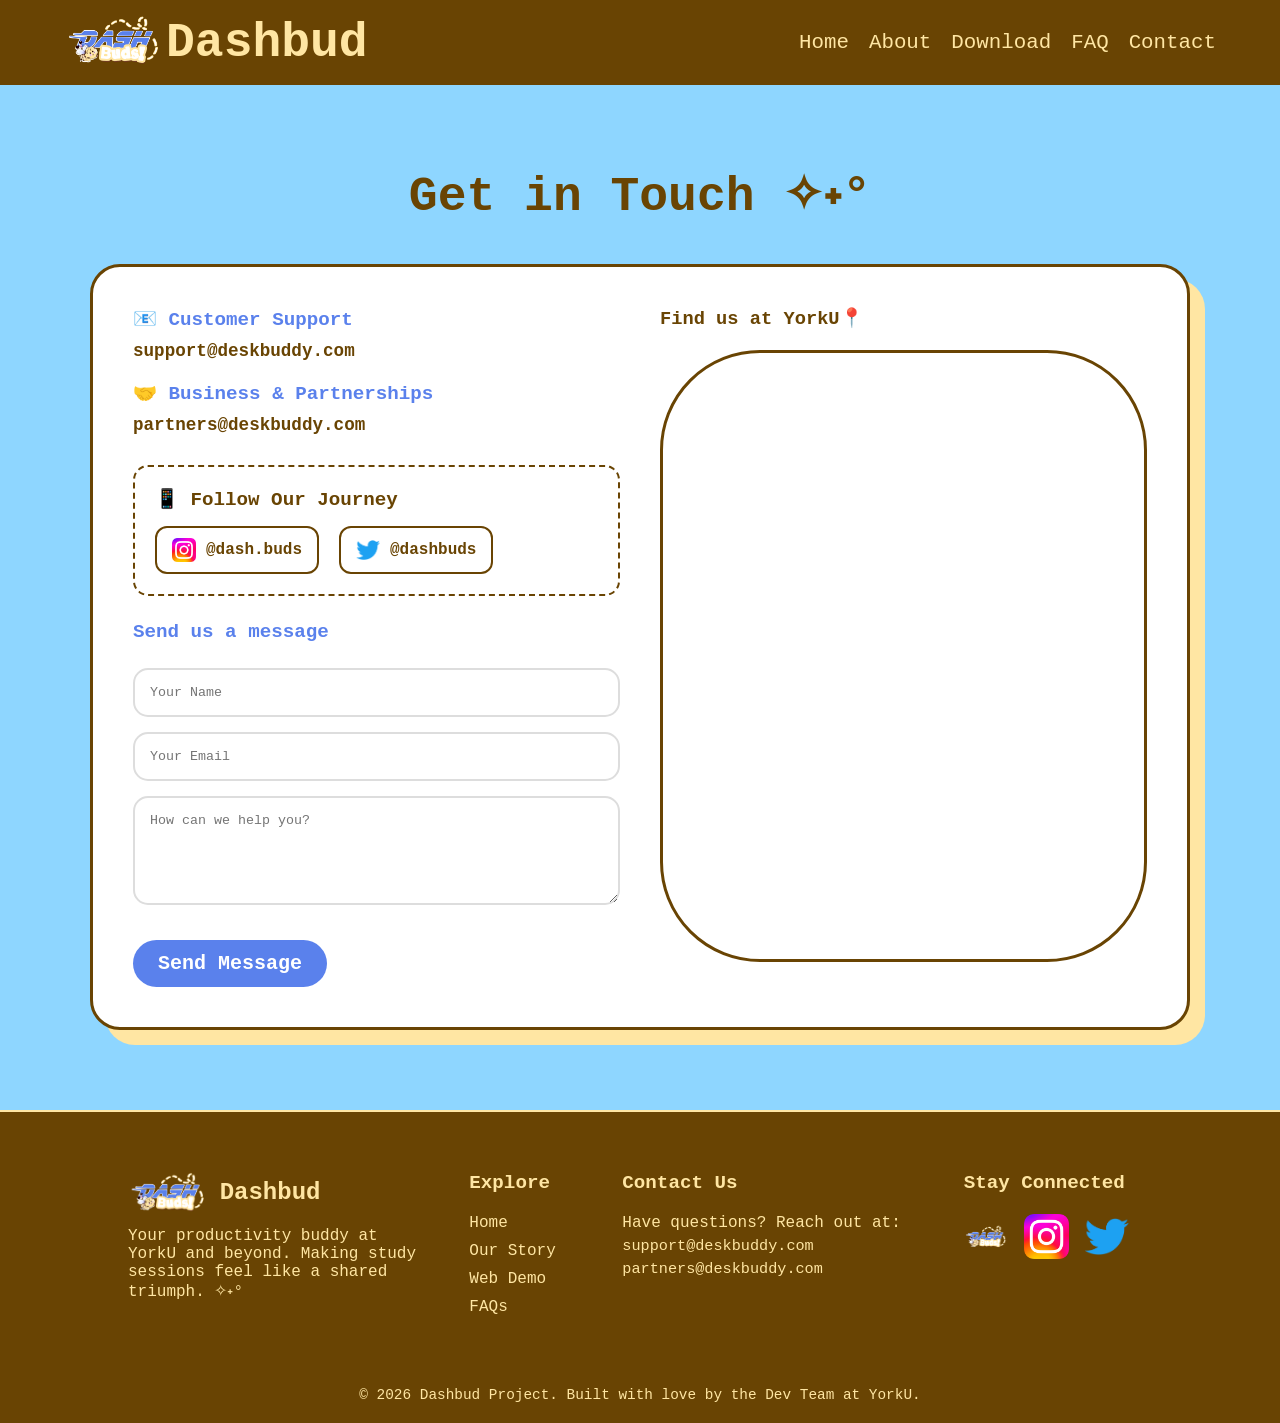
<file: contact.html>
<!DOCTYPE html>
<html lang="en">
<head>
    <meta charset="UTF-8">
    <meta name="viewport" content="width=device-width, initial-scale=1.0">
    <title>Contact Us - Dashbud</title>
    <link rel="stylesheet" href="style.css">
</head>
<body style="background-color: #8ed6ff;"> <div id="header"></div> <section class="contact-section">
        <div class="contact-container">
            <h2 class="contact-title">Get in Touch ✧˖°</h2>
            
            <div class="contact-wrapper">
                <div class="contact-info">
            <div class="email-box">
                <div class="email-item">
                    <h3>📧 Customer Support</h3>
                    <a href="mailto:support@deskbuddy.com">support@deskbuddy.com</a>
                </div>
                <div class="email-item">
                    <h3>🤝 Business & Partnerships</h3>
                    <a href="mailto:partners@deskbuddy.com">partners@deskbuddy.com</a>
                </div>
            </div>

            <div class="social-links-contact">
                <h3>📱 Follow Our Journey</h3>
                <div class="social-icon-wrapper">
                    <a href="https://instagram.com/dash.buds" class="social-item">
                        <img src="assets/ig.jpg" alt="Instagram">
                        <span>@dash.buds</span>
                    </a>
                    <a href="https://twitter.com/dashbuds" class="social-item">
                        <img src="assets/twitter.png" alt="Twitter">
                        <span>@dashbuds</span>
                    </a>
                </div>
            </div>

            <form class="contact-form">
                <h3>Send us a message</h3>
                <input type="text" placeholder="Your Name" required>
                <input type="email" placeholder="Your Email" required>
                <textarea placeholder="How can we help you?" rows="5" required></textarea>
                <button type="submit" class="cta-btn">Send Message</button>
            </form>
        </div>

                <div class="contact-map">
                    <h3>Find us at YorkU📍</h3>
                    <div class="map-frame">
                        <iframe 
                            src="https://www.google.com/maps/embed?pb=!1m18!1m12!1m3!1d2880.0526806542616!2d-79.5044436845!3d43.77345347911736!2m3!1f0!2f0!3f0!3m2!1i1024!2i768!4f13.1!3m3!1m2!1s0x882b2fb822538183%3A0xc3940e4f346b0e8c!2sYork%20University!5e0!3m2!1sen!2sca!4v1700000000000!5m2!1sen!2sca" 
                            width="100%" 
                            height="75%" 
                            style="border:0;" 
                            allowfullscreen="" 
                            loading="lazy">
                        </iframe>
                    </div>
                </div>
            </div>
        </div>
    </section>
    <div id="footer"></div> <script src="include.js"></script>
    <script src="script.js"></script>
    <script src="include.js"></script>
</body>
</html>
</file>
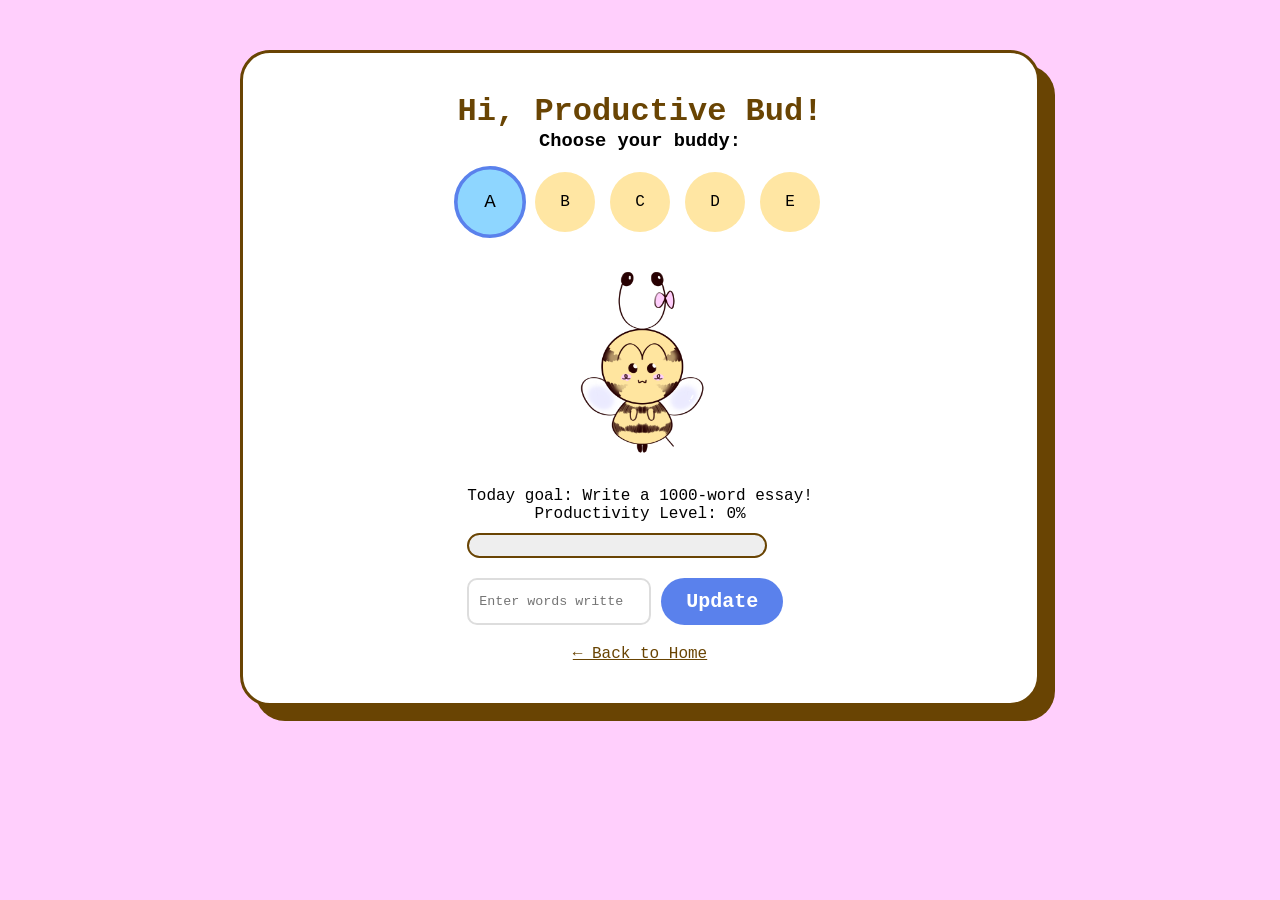
<file: dashboard.html>
<!DOCTYPE html>
<html lang="en">
<head>
    <meta charset="UTF-8">
    <meta name="viewport" content="width=device-width, initial-scale=1.0">
    <title>Demo Dashboard - Dashbud</title>
    <link rel="stylesheet" href="style.css">
</head>
<body style="background: #ffcffc;"> <div class="dashboard-container">
        <h1 class="section-title">Hi, Productive Bud!</h1>

        <div class="char-picker">
            <h3>Choose your buddy:</h3>
            <div class="char-options">
                <div class="char-item active" onclick="selectChar(this, 'assets/BeeSprite.png')"><span>A</span></div>
                <div class="char-item" onclick="selectChar(this, 'assets/BearSprite.png')"><span>B</span></div>
                <div class="char-item" onclick="selectChar(this, 'assets/CatSprite1.png')"><span>C</span></div>
                <div class="char-item" onclick="selectChar(this, 'assets/BunnySprite.png')"><span>D</span></div>
                <div class="char-item" onclick="selectChar(this, 'assets/CatSprite2.png')"><span>E</span></div>
            </div>
        </div>

        <div class="main-display">
            <div class="current-pet">
                <img id="mainPet" src="assets/BeeSprite.png" alt="Your Pet">
            </div>

            <div class="stats-box">
                <p>Today goal: Write a 1000-word essay!</p>
                <p>Productivity Level: <span id="percentText">0%</span></p>
                <div class="progress-container">
                    <div id="myBar" class="progress-bar"></div>
                </div>
                
                
                <div class="input-group">
                    <input type="number" id="wordCount" placeholder="Enter words written today...">
                    <button onclick="updateProgress()" class="cta-btn" style="margin-top:0">Update</button>
                </div>
            </div>
        </div>
        
        <a href="index.html" style="color: #694403; display: block; margin-top: 20px;">← Back to Home</a>
    </div>

    <script src="script.js"></script>
</body>
</html>
</file>
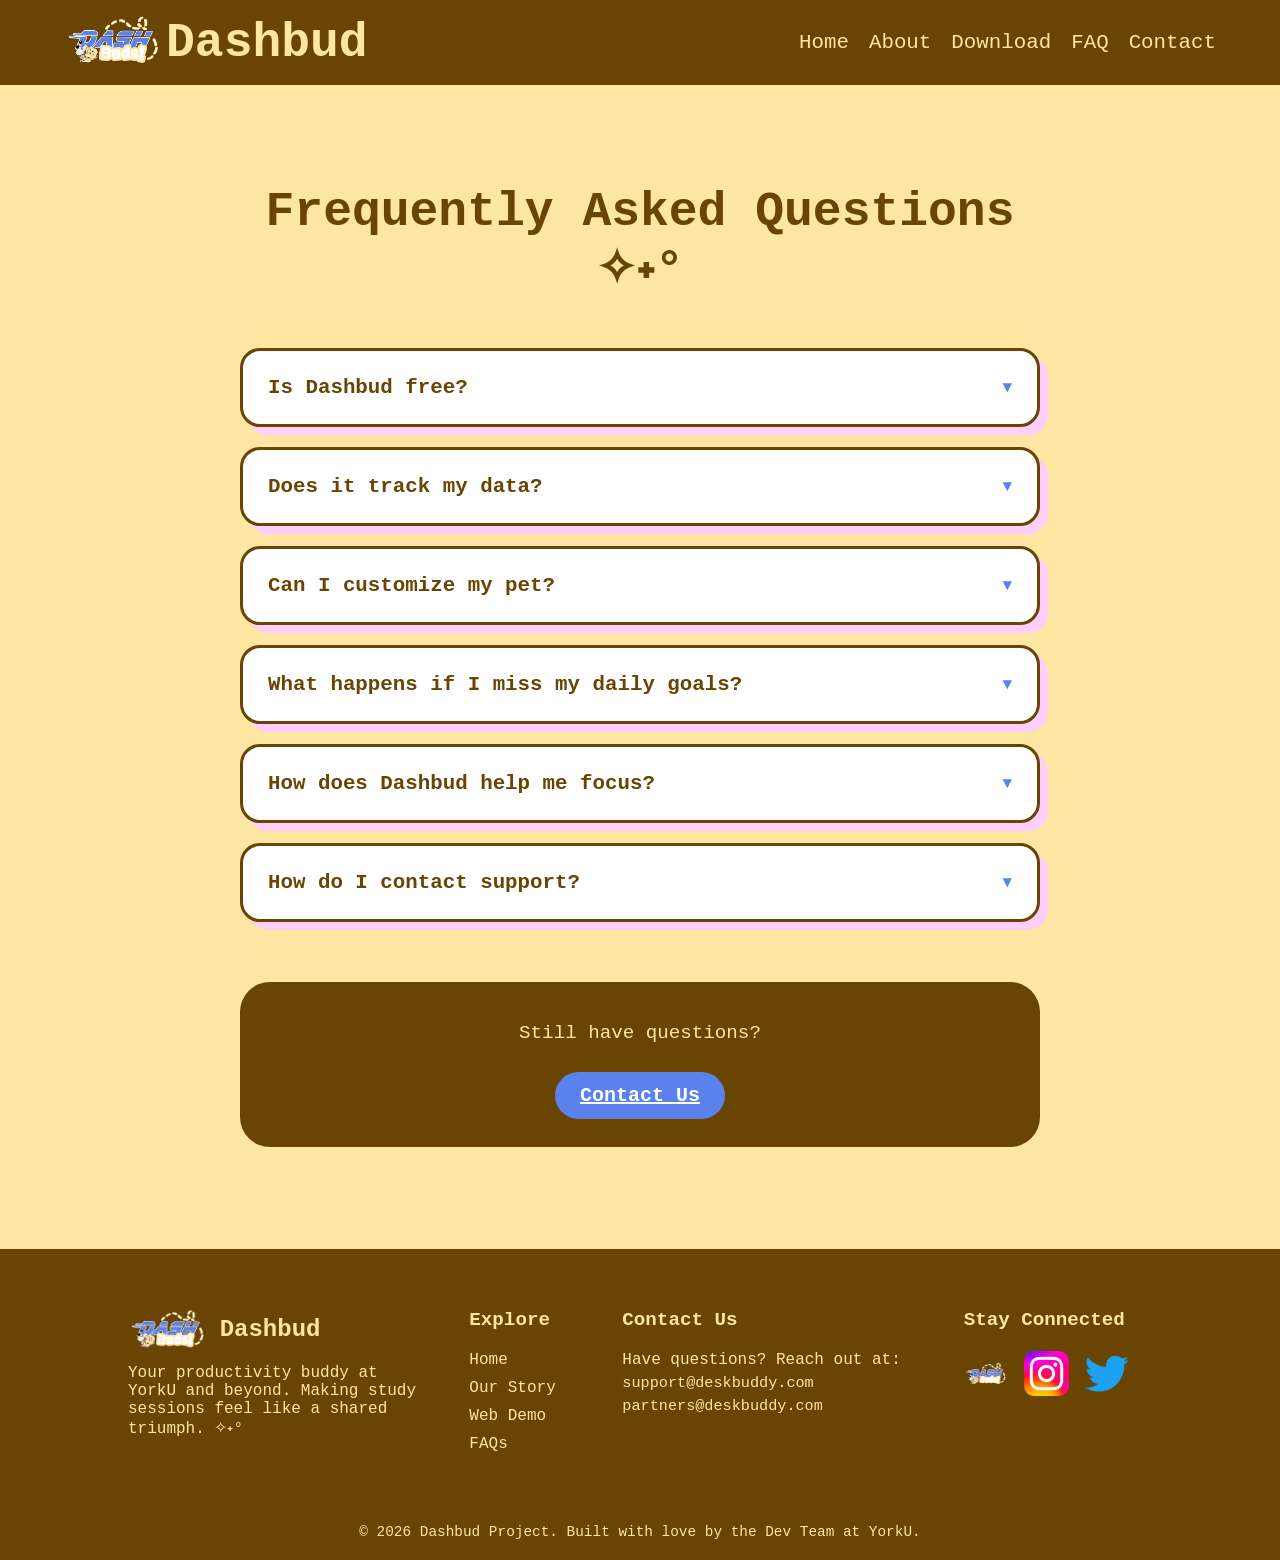
<file: faq.html>
<!DOCTYPE html>
<html lang="en">
<head>
    <meta charset="UTF-8">
    <meta name="viewport" content="width=device-width, initial-scale=1.0">
    <title>FAQ - Dashbud</title>
    <link rel="stylesheet" href="style.css">
</head>
<body style="background-color: #ffe6a3;"> <div id="header"></div> <section class="faq-section">
        <div class="faq-container">
            <h2 class="faq-title">Frequently Asked Questions ✧˖°</h2>
            
            <div class="faq-list">
                <details class="faq-item">
                    <summary>Is Dashbud free?</summary>
                    <div class="faq-answer">
                        <p>Yes! Basic features are free, with optional premium upgrades to unlock even more exclusive items and activities for your pet.</p>
                    </div>
                </details>

                <details class="faq-item">
                    <summary>Does it track my data?</summary>
                    <div class="faq-answer">
                        <p>We only track productivity data (like word counts or focus time) to improve your experience and help your pet grow. Your privacy is our priority!</p>
                    </div>
                </details>

                <details class="faq-item">
                    <summary>Can I customize my pet?</summary>
                    <div class="faq-answer">
                        <p>Absolutely! As you complete goals, you'll unlock different outfits, colors, and accessories to make your buddy truly unique.</p>
                    </div>
                </details>
                <details class="faq-item">
                    <summary>What happens if I miss my daily goals?</summary>
                    <div class="faq-answer">
                        <p>Don't worry, your pet won't disappear! However, their energy might drop, and you might miss out on daily streak rewards. Just complete a quick task to cheer them up again.</p>
                    </div>
                </details>
                <details class="faq-item">
                    <summary>How does Dashbud help me focus?</summary>
                    <div class="faq-answer">
                        <p>Dashbud uses a "focus timer" and task tracking. Your pet reacts to your activity: when you're working, your pet stays active and happy, but if you get distracted, your pet might get sleepy or nudges you to get back on track!</p>
                    </div>
                </details>

                <details class="faq-item">
                    <summary>How do I contact support?</summary>
                    <div class="faq-answer">
                        <p>You can reach out to us through the Contact page or connect with us on Instagram and Twitter for updates and quick help!</p>
                    </div>
                </details>

                
            </div>

            <div class="faq-footer">
                <p>Still have questions?</p>
                <a href="contact.html" class="cta-btn">Contact Us</a>
            </div>
        </div>
    </section>
    <div id="footer"></div> <script src="include.js"></script>
    <script src="script.js"></script>
    <script src="include.js"></script>
</body>
</html>
</file>
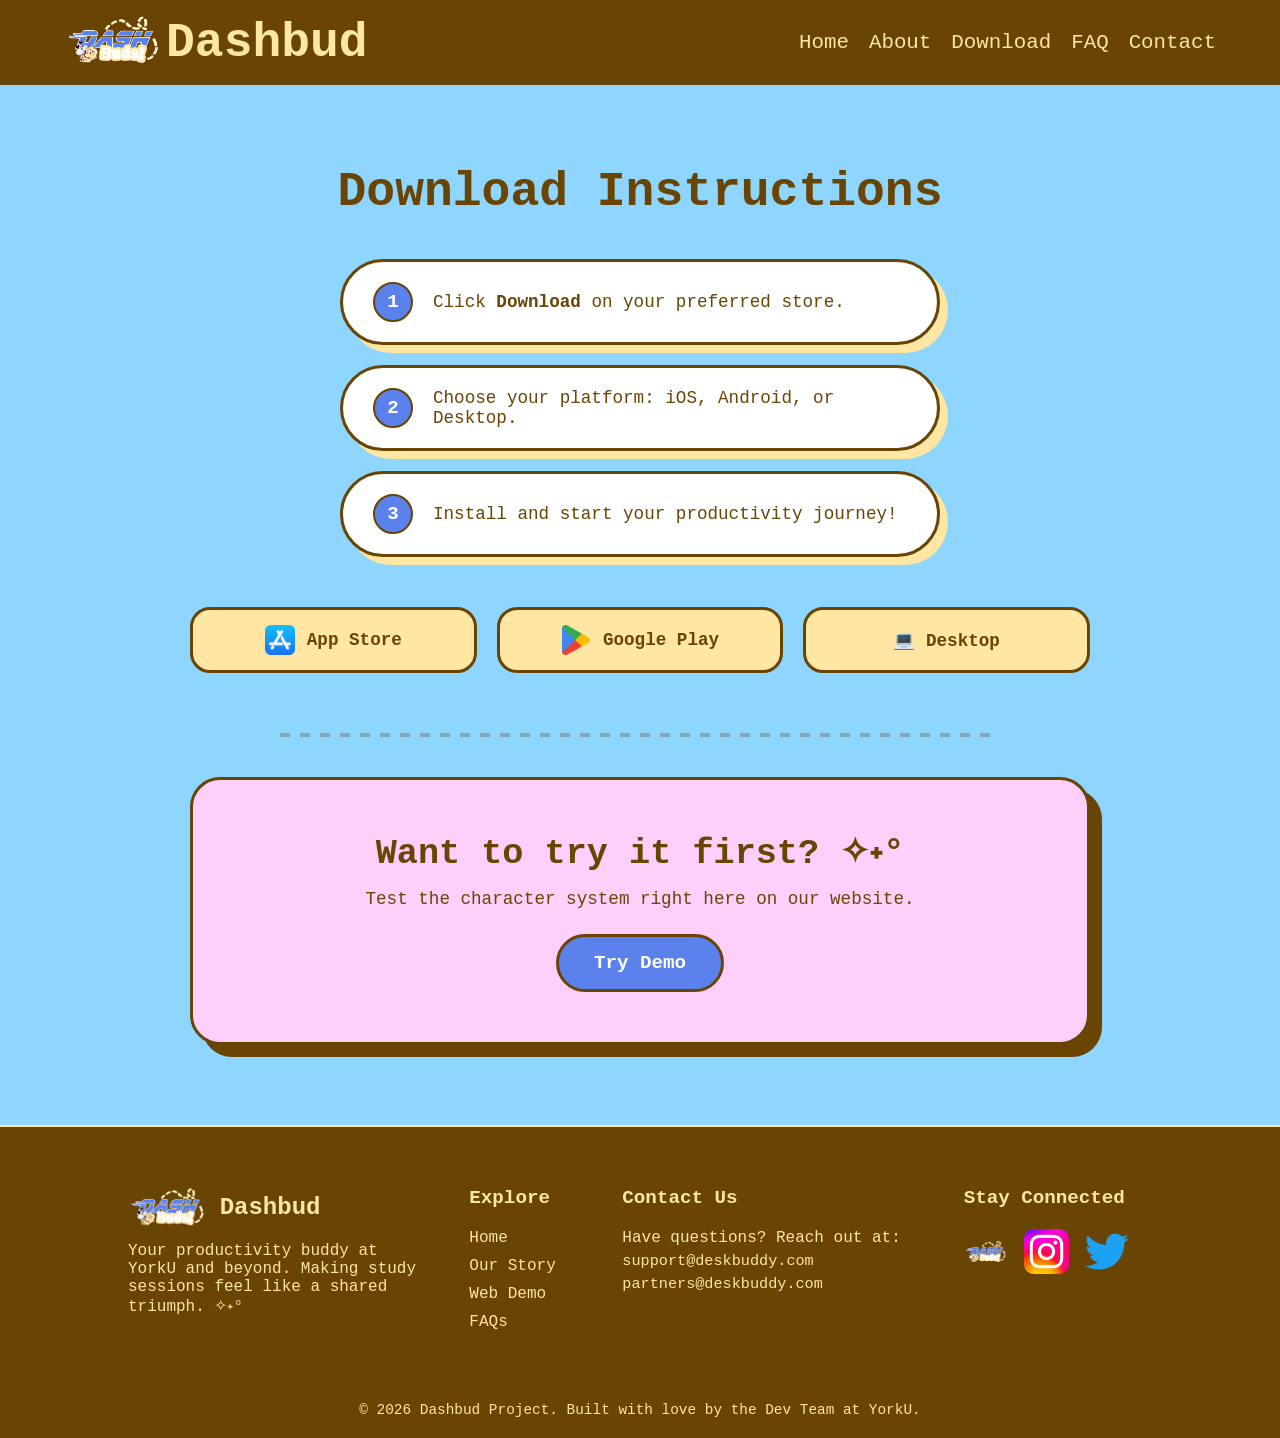
<file: instructions.html>
<!DOCTYPE html>
<html lang="en">
<head>
    <meta charset="UTF-8">
    <meta name="viewport" content="width=device-width, initial-scale=1.0">
    <title>Instructions - Dashbud</title>
    <link rel="stylesheet" href="style.css">
</head>
<body>
    <div id="header"></div> 
    <section class="ins-section">
        <div class="ins-container">
            <h2 class="ins-title">Download Instructions</h2>
            
            <div class="ins-steps">
                <div class="ins-step-item">
                    <div class="ins-badge">1</div>
                    <p>Click <strong>Download</strong> on your preferred store.</p>
                </div>
                <div class="ins-step-item">
                    <div class="ins-badge">2</div>
                    <p>Choose your platform: iOS, Android, or Desktop.</p>
                </div>
                <div class="ins-step-item">
                    <div class="ins-badge">3</div>
                    <p>Install and start your productivity journey!</p>
                </div>
            </div>

            <div class="ins-grid">
                <a href="https://www.apple.com/ca/app-store/" class="ins-card">
                    <img src="assets/appstore.png">
                    <span>App Store</span></a>
                <a href="https://play.google.com/store/games?hl=en" class="ins-card">
                    <img src="assets/ggplay.png">
                    <span>Google Play</span>
                </a>
                <a href="index.html" class="ins-card">💻 Desktop</a>
            </div>

            <div class="ins-divider"></div>

            <div class="ins-demo-box">
                <h3>Want to try it first? ✧˖°</h3>
                <p>Test the character system right here on our website.</p>
                <a href="dashboard.html" class="ins-cta-btn">Try Demo</a>
            </div>
        </div>
    </section>
    <div id="footer"></div> <script src="include.js"></script>
    <script src="script.js"></script>
    <script src="include.js"></script>
</body>
</html>
</file>
<file: style.css>
* {
    margin: 0;
    padding: 0;
    box-sizing: border-box;
    font-family: "Courier New", sans-serif;
}

.section-title{
    color: #694403;
}

/* NAVBAR */
.navbar {
    width: 100%;
    background: #694403;
    padding: 15px 5%;
    display: flex;
    justify-content: space-between;
    align-items: center;
    flex-wrap: wrap;
}

.logo-text {
    text-decoration: none; 
    color: #ffe6a3; 
    font-size: clamp(1.5rem, 5vw, 3rem);
    font-weight: 700;
    flex: 1;
}

.logo-text:hover {
    color: #ffcffc;
}

.navbar nav {
    display: flex;
    flex-wrap: wrap;
}

.navbar nav a {
    margin-left: 20px;
    text-decoration: none;
    color: #ffe6a3;
    font-size: clamp(0.9rem, 2vw, 1.3rem);
    font-weight: 400;
    transition: 0.3s;
}

.navbar nav a:hover {
    color: #ffcffc;
}

.logo img {
    height: 50px;
    width: auto;
    object-fit: contain;
}

/* HERO SECTION */
.hero {
    display: flex;
    justify-content: space-between;
    align-items: stretch;
    background: linear-gradient(135deg, #ffcffc, #8ed6ff);
    position: relative;
    padding: 0 100px 0 80px;
    height: 80vh;
    overflow: hidden;
}

.hero-text {
    display: flex;
    flex-direction: column;
    justify-content: center;
    max-width: 40%;
    color: #694403;
    z-index: 2;
}

.hero-text h1 {
    font-size: clamp(2.5rem, 6vw, 4rem);
    font-weight: 800;
    margin-bottom: 1rem;
    letter-spacing: 2px;
    text-shadow: 2px 2px 4px rgba(0, 0, 0, 0.1);
}

.hero-text .sub {
    color: #694403;
    font-size: 1rem;
    font-weight: 400;
    opacity: 0.9;
    line-height: 1.6;
}

.cta-btn {
    margin-top: 20px;
    padding: 12px 25px;
    background: #5a81ec;
    color: #fff;
    font-weight: 700;
    border: none;
    border-radius: 25px;
    cursor: pointer;
    font-size: 20px;
    width: fit-content;
    transition: 0.3s ease;
}

.cta-btn:hover {
    transform: scale(1.05);
    background: #ffe6a3;
    color: #694403;
}

.hero-image {
    display: flex;
    align-items: center;
    justify-content: flex-end;
    flex: 1;
    height: 100%;
}

.circle-photo {
    height: 100%;
    width: auto;
    -webkit-mask-image: linear-gradient(to right, transparent 0%, black 20%, black 80%, transparent 100%);
    mask-image: linear-gradient(to right, transparent 0%, black 20%, black 80%, transparent 100%);
}

.circle-photo img {
    height: 100%;
    width: auto;
    object-fit: contain;
    display: block;
}
/* FIX RESPONSIVE CHO MOBILE */
@media (max-width: 768px) {
    .hero {
        flex-direction: column; /* Chữ trên, hình dưới */
        height: auto; /* Bỏ cố định 80vh để không bị tràn */
        padding: 60px 20px; /* Giảm padding cho đỡ chật */
        text-align: center;
        align-items: center;
        justify-content: center;
    }

    .hero-text {
        max-width: 100%; /* Chữ chiếm hết chiều ngang */
        margin-bottom: 40px;
        align-items: center; /* Căn giữa button */
    }

    .hero-image {
        width: 100%;
        height: auto; /* Quan trọng: Bỏ height 100% */
        justify-content: center;
        flex: none;
    }

    .circle-photo {
        width: 80%; /* Chiếm 80% chiều rộng màn hình điện thoại */
        max-width: 350px; /* Không được to quá 350px */
        height: auto; /* Để chiều cao tự nhảy theo chiều rộng */
        mask-image: none; /* Tắt mask trên mobile nhìn cho rõ con pet */
        -webkit-mask-image: none;
    }

    .circle-photo img {
        width: 100%; /* Ép ảnh chạy theo chiều rộng của div mẹ */
        height: auto; /* Bỏ height 100% cũ */
        object-fit: contain;
    }
}

/* VIDEO SHOWCASE SECTION */
.video-showcase {
    padding: 80px 5%;
    background-color: #fff; /* Nền trắng để nổi bật trên nền hồng của News */
    text-align: center;
}

.video-subtitle {
    color: #694403;
    margin: 15px 0px;
    font-size: 1.1rem;
}

.video-wrapper {
    position: relative;
    max-width: 900px;
    margin: 0 auto;
    padding: 20px;
}

.video-screen {
    background: #8ed6ff; /* Màu viền ngoài */
    padding: 15px;
    border-radius: 30px;
    border: 4px solid #ffcffc;
    box-shadow: 15px 15px 0px #ffe6a3; /* Bóng đổ xanh dương đặc trưng */
    overflow: hidden;
    line-height: 0; /* Khử khoảng cách thừa dưới video */
}

.video-screen video {
    width: 100%;
    border-radius: 15px;
    display: block;
}

@keyframes float {
    0%, 100% { transform: translateY(0); }
    50% { transform: translateY(-15px); }
}

/* Responsive cho điện thoại */
@media (max-width: 768px) {
    .video-screen {
        padding: 8px;
        box-shadow: 8px 8px 0px #8ed6ff;
    }
    .video-showcase {
        padding: 50px 5%;
    }
}

/* USERS SECTION */
.users-section {
    padding: 60px 5%;
    background-color: #8ed6ff;
    text-align: center;
}

.carousel-container {
    position: relative;
    max-width: 850px;
    margin: 0 auto;
    display: flex;
    align-items: center;
    justify-content: center;
    gap: 30px;
}

.slider {
    width: 100%;
    min-height: 250px;
    display: flex;
    align-items: center;
}

.user-slide {
    display: none;
    width: 100%;
    animation: fadeIn 0.5s ease-in-out;
    flex-direction: row;
    align-items: center;
    gap: 30px;
}

.user-slide.active {
    display: flex;
}

.rect-photo {
    width: 200px;
    height: 200px;
    background: #fff;
    border-radius: 20px;
    display: flex;
    align-items: center;
    justify-content: center;
    box-shadow: 6px 6px 0px #ffcffc;
    flex-shrink: 0;
    overflow: hidden; /* Cắt bỏ phần ảnh thừa nếu to hơn khung */
    border: 2px solid #694403; /* Thêm viền nâu cho tông xuyệt tông với Dashbud */
}

.rect-photo img {
    width: 100%;
    height: 100%;
    object-fit: cover; /* Ảnh sẽ lấp đầy khung mà không bị móp méo */
    display: block;
}

.user-text {
    flex: 1;
    text-align: left;
}

.quote {
    font-size: 1.1rem;
    font-weight: 500;
    font-style: italic;
    color: #fff;
    line-height: 1.5;
    margin-bottom: 10px;
}

.user-name {
    font-weight: bold;
    font-size: 1.1rem;
    color: #694403;
}

.nav-btn {
    background: #5a81ec;
    border: 2px solid #fff;
    color: #fff;
    width: 40px;
    height: 40px;
    border-radius: 50%;
    cursor: pointer;
    font-size: 18px;
    transition: 0.2s;
    z-index: 10;
    flex-shrink: 0;
}

.nav-btn:hover {
    background: #ffe6a3;
    border-color: #694403;
    color: #694403;
}

@keyframes fadeIn {
    from { opacity: 0; transform: translateY(10px); }
    to { opacity: 1; transform: translateY(0); }
}

@media (max-width: 768px) {
    .carousel-container {
        gap: 10px;
    }
    
    .user-slide {
        flex-direction: column;
        text-align: center;
        gap: 20px;
    }

    .user-text {
        text-align: center;
    }

    .rect-photo {
        width: 150px;
        height: 150px;
    }

    .quote {
        font-size: 1rem;
    }
    
    .nav-btn {
        width: 35px;
        height: 35px;
        font-size: 14px;
    }
}

/* NEWS SECTION - CLEAN VERSION */
.news {
    padding: 80px 5%;
    background-color: #ffcffc;
    text-align: center;
}

.news h1{
    padding-bottom: 50px;
}

.news-grid {
    display: grid;
    grid-template-columns: repeat(auto-fit, minmax(300px, 1fr));
    gap: 30px;
    margin: 0 auto 50px;
    max-width: 1200px;
}

/* Sửa lỗi link */
.news-card-link {
    text-decoration: none;
    color: inherit;
    display: block;
}

.news-card {
    background: #fff;
    border-radius: 20px;
    overflow: hidden;
    transition: 0.3s ease;
    border: 2px solid #694403; /* Đồng bộ viền nâu Dashbud */
    display: flex;
    flex-direction: column;
    height: 100%;
}

.news-card:hover {
    transform: translateY(-10px);
    box-shadow: 10px 10px 0px rgba(105, 68, 3, 0.2);
}

/* Xử lý hình ảnh */
.news-img-placeholder {
    height: 200px;
    background: #ffe6a3;
    overflow: hidden;
    display: flex;
    align-items: center;
    justify-content: center;
}

.news-img-placeholder img {
    width: 100%;
    height: 100%;
    object-fit: cover; /* Giúp ảnh không bị móp méo */
    transition: 0.5s ease;
}

.news-card:hover .news-img-placeholder img {
    transform: scale(1.1);
}

.news-content {
    padding: 25px;
    text-align: left;
    flex-grow: 1;
}

.news-content h3 {
    color: #5a81ec;
    margin-bottom: 15px;
    font-size: 1.2rem;
    font-weight: 800;
}

.news-content p {
    font-size: 0.95rem;
    color: #694403;
    margin-bottom: 8px;
    line-height: 1.5;
}

.read-more {
    display: block;
    margin-top: 15px;
    font-weight: bold;
    color: #5a81ec;
    font-size: 0.9rem;
}

/* Button More News */
.news-btn {
    padding: 15px 45px;
    background: #5a81ec;
    border: 2px solid #fff;
    border-radius: 30px;
    cursor: pointer;
    transition: 0.3s;
    display: inline-block;
}

.news-btn a {
    color: white;
    text-decoration: none;
    font-size: 18px;
    font-weight: bold;
    display: block;
}

.news-btn:hover {
    background: #ffe6a3;
    border: 2px solid #694403;
    transform: scale(1.05);
}

.news-btn:hover a {
    color: #694403;
}

/* Sửa lại Global Responsive cho đồng bộ */
@media (max-width: 768px) {
    .news-grid {
        grid-template-columns: 1fr; /* 1 cột trên mobile */
    }
    
    .news-img-placeholder {
        height: 180px;
    }

    .section-title {
        font-size: 2rem;
    }
}
/* ABOUT PAGE SPECIFIC */
.about-hero {
    padding: 80px 10%;
    background-color: #ffcffc;
    color: #694403;
    /* Đảm bảo flex cân đối */
    display: flex;
    justify-content: center;
}

.about-text {
    flex: 1.5; /* Cho chữ rộng hơn một chút */
    line-height: 1.6;
}

.about-text h2 {
    font-size: 3rem;
    margin-bottom: 20px;
}
.about-hero .about-image {
    flex: 1;
    display: flex;
    justify-content: center;
}

/* Xóa bỏ mọi khung đồ của rect-photo chỉ riêng ở phần này */
.about-hero .rect-photo {
    width: 100%;       /* Cho phép nó to ra */
    height: auto;      /* Không cố định chiều cao 200px nữa */
    background: none;  /* Bỏ nền trắng */
    box-shadow: none;  /* Bỏ bóng đổ */
    border-radius: 0;  /* Bỏ bo góc */
    border: none;      /* Bỏ viền nếu có */
}

/* Làm cho tấm ảnh to lên */
.about-hero .rect-photo img {
    width: 100%;       /* To hết cỡ theo div mẹ */
    max-width: 550px;  /* Nhưng không quá 550px để tránh bị vỡ hình */
    height: auto;
    object-fit: contain;
}

.how-it-works {
    padding: 80px 5%;
    background-color: #fff;
    text-align: center;
}

.steps-grid {
    display: grid;
    grid-template-columns: repeat(auto-fit, minmax(220px, 1fr));
    gap: 20px;
    margin-top: 50px;
}

.step-card {
    background: #ffe6a3; 
    padding: 30px;
    border-radius: 20px;
    position: relative;
    border: 2px solid #694403;
    text-align: left;
}

.step-num {
    position: absolute;
    top: -20px;
    left: 20px;
    background: #5a81ec; 
    color: white;
    width: 40px;
    height: 40px;
    border-radius: 50%;
    display: flex;
    align-items: center;
    justify-content: center;
    font-weight: bold;
    border: 2px solid #694403;
}

.step-card h3 {
    margin-top: 10px;
    color: #694403;
    margin-bottom: 15px;
}

.step-card ul {
    list-style: none;
    font-size: 0.9rem;
}

.process-section {
    padding: 80px 10%;
    background-color: #8ed6ff;
    color: #000;
}

.about-flex {
    display: flex;
    align-items: center;
    gap: 50px;
    margin-bottom: 60px;
}

/* PROCESS */
.process-story {
    flex: 1.2;
    text-align: left;
}

.process-story h3 {
    font-size: 3rem;
    margin-bottom: 20px;
    color: #fff;
    text-shadow: 3px 3px #5a81ec;
}

.process-story p {
    line-height: 1.6;
    margin-bottom: 15px;
    /* font-size: 1.1rem; */
}

.wish-note {
    font-weight: bold;
    color: #fff;
    background: #5a81ec;
    padding: 10px 20px;
    border-radius: 30px;
}

/* PROCESS PHOTO STACK (Cập nhật mới) */
.about-image {
    flex: 1;
    display: flex;
    justify-content: center;
    align-items: center;
    padding: 20px;
}

.process-photo-stack {
    display: flex;
    flex-direction: column; /* Xếp dọc */
    gap: 30px; /* Khoảng cách giữa các tấm hình */
    position: relative;
    width: 100%;
    max-width: 320px; /* Giới hạn độ rộng tổng thể */
}

/* Style chung cho hiệu ứng Polaroid */
.photo-item {
    background: #fff;
    padding: 15px 15px 40px 15px; /* Padding dưới dày hơn để ghi chú */
    border: 3px solid #694403;
    border-radius: 5px; /* Bo góc nhẹ */
    box-shadow: 10px 10px 0px rgba(105, 68, 3, 0.2); /* Bóng đổ mờ */
    transition: all 0.3s ease;
    position: relative;
}

.photo-item img {
    width: 100%;
    height: 200px; /* Cố định chiều cao ảnh */
    object-fit: cover; /* Cắt ảnh khớp khung */
    border: 2px solid #ddd;
}

.photo-item .caption {
    position: absolute;
    bottom: 10px;
    left: 0;
    width: 100%;
    text-align: center;
    font-weight: bold;
    color: #694403;
    font-size: 1rem;
    font-family: "Courier New", sans-serif; /* Dùng font đánh máy cho caption */
}

/* Hover effect: Nổi lên và đổi màu bóng đổ */
.photo-item:hover {
    transform: scale(1.05) rotate(0deg) !important; /* Về thẳng đứng khi hover */
    box-shadow: 10px 10px 0px #ffe6a3; /* Bóng đổ vàng của Dashbud */
    z-index: 10; /* Nổi lên trên */
}

/* Hiệu ứng xoay nhẹ và lệch góc để nhìn tự nhiên */
.polaroid-1 {
    transform: rotate(-3deg);
    align-self: flex-start; /* Lệch trái */
}

.polaroid-2 {
    transform: rotate(2deg);
    align-self: center; /* Ở giữa */
}

.polaroid-3 {
    transform: rotate(-1deg);
    align-self: flex-end; /* Lệch phải */
}

/* RESPONSIVE */
@media (max-width: 992px) {
    .about-image {
        margin-top: 40px;
        width: 100%;
    }
    .process-photo-stack {
        flex-direction: row; /* Trên mobile bóp nhỏ lại thì xếp ngang */
        justify-content: center;
        max-width: 100%;
        gap: 15px;
    }
    .photo-item {
        width: 30%; /* Mỗi tấm chiếm 30% chiều rộng */
        padding: 10px 10px 30px 10px;
    }
    .photo-item img {
        height: 120px; /* Giảm chiều cao ảnh trên mobile */
    }
    .polaroid-1, .polaroid-2, .polaroid-3 {
        transform: rotate(0deg); /* Bỏ xoay trên mobile cho gọn */
        align-self: auto;
    }
}

/* Features Styling */
.features-box {
    background: #fff;
    padding: 40px;
    border-radius: 40px;
    border: 3px solid #694403;
    text-align: center;
}

.features-box h3 {
    font-size: 2rem;
    margin-bottom: 30px;
}

.features-grid {
    display: grid;
    grid-template-columns: repeat(auto-fit, minmax(200px, 1fr));
    gap: 20px;
    margin-bottom: 30px;
}

.feature-item {
    background: #ffcffc;
    padding: 20px;
    border-radius: 20px;
    border: 2px solid #694403;
    font-weight: bold;
    transition: 0.3s;
}

.feature-item:hover {
    transform: scale(1.05);
    background: #ffe6a3;
}

.process-note {
    font-size: 0.9rem;
    font-style: italic;
    opacity: 0.8;
}

/* Responsive */
@media (max-width: 992px) {
    .about-flex {
        flex-direction: column;
        text-align: center;
    }
    .process-story { text-align: center; }
    .process-photo-frame { width: 280px; height: 280px; }
}

/* TEAM SECTION */
.team-section {
    padding: 80px 5%;
    background-color: #fff;
    text-align: center;
}

.team-sub {
    color: #694403;
    margin-bottom: 50px;
    font-size: 1.1rem;
}

.team-grid {
    display: grid;
    grid-template-columns: repeat(auto-fit, minmax(280px, 1fr));
    gap: 30px;
    max-width: 1200px;
    margin: 0 auto;
}

.team-card {
    background: #f9f9f9;
    border: 3px solid #694403;
    border-radius: 25px;
    padding: 30px;
    transition: all 0.3s ease;
    position: relative;
    overflow: hidden;
}

.team-card:hover {
    transform: translateY(-10px);
    background: #ffcffc; /* Đổi sang hồng khi hover */
    box-shadow: 10px 10px 0px #5a81ec; /* Bóng đổ xanh */
}

.member-photo {
    width: 120px;
    height: 120px;
    background: #8ed6ff;
    border-radius: 50%;
    margin: 0 auto 20px;
    display: flex;
    align-items: center;
    justify-content: center;
    border: 3px solid #694403;
    overflow: hidden; /* CỰC KỲ QUAN TRỌNG: Để ảnh không lòi ra ngoài vòng tròn */
}

.member-photo img {
    width: 100%;
    height: 100%;
    object-fit: cover; /* Giúp ảnh không bị móp méo */
    display: block;
}

.member-info h3 {
    color: #694403;
    margin-bottom: 5px;
    font-size: 1.3rem;
}

.member-info .role {
    color: #5a81ec;
    font-weight: bold;
    text-transform: uppercase;
    font-size: 0.85rem;
    letter-spacing: 1px;
    margin-bottom: 15px;
}

.member-info .desc {
    color: #666;
    font-size: 0.95rem;
    line-height: 1.5;
}

/* Responsive */
@media (max-width: 768px) {
    .team-grid {
        grid-template-columns: 1fr;
    }
}

/* Responsive About */
@media (max-width: 768px) {
    .about-flex {
        flex-direction: column;
        text-align: center;
    }
    .about-text h2 { font-size: 2rem; }
    .rect-photo { width: 100%; height: 250px; }
}

/* INSTRUCTIONS SECTION STYLES */
.ins-section {
    padding: 80px 5%;
    background-color: #8ed6ff; /* Blue background */
    min-height: 100vh;
    display: flex;
    justify-content: center;
}

.ins-container {
    max-width: 900px;
    width: 100%;
    text-align: center;
}

.ins-title {
    font-size: 3rem;
    color: #694403;
    margin-bottom: 40px;
    font-weight: 800;
}

/* Step Items */
.ins-steps {
    display: flex;
    flex-direction: column;
    gap: 20px;
    margin-bottom: 50px;
    align-items: center;
}

.ins-step-item {
    display: flex;
    align-items: center;
    gap: 20px;
    background: white;
    padding: 20px 30px;
    border-radius: 50px;
    width: 100%;
    max-width: 600px;
    border: 3px solid #694403;
    box-shadow: 8px 8px 0px #ffe6a3;
}

.ins-badge {
    background: #5a81ec;
    color: white;
    width: 40px;
    height: 40px;
    border-radius: 50%;
    display: flex;
    align-items: center;
    justify-content: center;
    font-weight: bold;
    font-size: 1.2rem;
    flex-shrink: 0;
    border: 2px solid #694403;
}

.ins-step-item p {
    color: #694403;
    font-size: 1.1rem;
    text-align: left;
}

/* Grid Buttons */
.ins-grid {
    display: grid;
    grid-template-columns: repeat(auto-fit, minmax(200px, 1fr));
    gap: 20px;
    margin-bottom: 60px;
}

.ins-card {
    background: #ffe6a3;
    padding: 15px 25px; /* Giảm padding một chút cho gọn */
    border-radius: 20px;
    text-decoration: none;
    color: #694403;
    font-weight: bold;
    font-size: 1.1rem;
    border: 3px solid #694403;
    transition: 0.3s ease;
    
    /* CĂN CHỈNH LOGO VÀ CHỮ */
    display: flex;
    align-items: center;
    justify-content: center; /* Căn giữa nội dung */
    gap: 12px; /* Khoảng cách giữa logo và chữ */
}

/* ĐÂY LÀ PHẦN KHỐNG CHẾ SIZE LOGO */
.ins-card img {
    width: 30px;  /* Bạn có thể chỉnh 25px hoặc 35px tùy ý */
    height: 30px;
    object-fit: contain; /* Giữ đúng tỷ lệ logo không bị méo */
}

.ins-card:hover {
    transform: translateY(-5px);
    background: white;
    box-shadow: 6px 6px 0px #694403; /* Thêm bóng đổ cho vibe Dashbud */
}

/* Divider cho xinh */
.ins-divider {
    height: 4px;
    background: repeating-linear-gradient(90deg, #694403, #694403 10px, transparent 10px, transparent 20px);
    margin: 40px auto;
    width: 80%;
    opacity: 0.3;
}

/* Demo Box */
.ins-demo-box {
    background: #ffcffc;
    padding: 50px 30px;
    border-radius: 30px;
    border: 3px solid #694403;
    box-shadow: 12px 12px 0px #694403;
}

.ins-demo-box h3 {
    font-size: 2.2rem;
    color: #694403;
    margin-bottom: 15px;
}

.ins-demo-box p {
    color: #694403;
    margin-bottom: 25px;
    font-size: 1.1rem;
}

.ins-cta-btn {
    display: inline-block;
    padding: 15px 35px;
    background: #5a81ec;
    color: white;
    text-decoration: none;
    border-radius: 30px;
    font-weight: bold;
    font-size: 1.2rem;
    border: 3px solid #694403;
    transition: 0.3s;
}

.ins-cta-btn:hover {
    background: #ffe6a3;
    color: #694403;
    transform: scale(1.05);
}

/* Responsive */
@media (max-width: 768px) {
    .ins-title { font-size: 2.2rem; }
    .ins-step-item { border-radius: 20px; padding: 15px; }
    .ins-badge { width: 30px; height: 30px; font-size: 1rem; }
    .ins-demo-box h3 { font-size: 1.8rem; }
}

/* PRODUCTIVITY BAR (CHO TRANG DASHBOARD) */
.progress-container {
    width: 100%;
    max-width: 500px;
    height: 30px;
    background: #eee;
    border-radius: 15px;
    margin: 20px auto;
    overflow: hidden;
    border: 2px solid #694403;
}

.progress-bar {
    height: 100%;
    width: 0%; /* JS sẽ điều khiển cái này */
    background: linear-gradient(to right, #ffb3ec, #5a81ec);
    transition: width 0.5s ease-in-out;
}

.character-selection {
    display: flex;
    justify-content: center;
    gap: 20px;
    margin-bottom: 30px;
}

.char-option {
    width: 80px;
    height: 80px;
    border-radius: 50%;
    background: #fff;
    cursor: pointer;
    border: 3px solid transparent;
    transition: 0.3s;
}

.char-option.selected {
    border-color: #5a81ec;
    transform: scale(1.2);
}

/* DASHBOARD STYLES */
.dashboard-container {
    max-width: 800px;
    margin: 50px auto;
    background: white;
    padding: 40px;
    border-radius: 30px;
    text-align: center;
    box-shadow: 15px 15px 0px #694403;
    border: 3px solid #694403;
}

.char-options {
    display: flex;
    justify-content: center;
    gap: 15px;
    margin: 20px 0;
}

.char-item {
    width: 60px;
    height: 60px;
    border-radius: 50%;
    background: #ffe6a3;
    display: flex;
    align-items: center;
    justify-content: center;
    cursor: pointer;
    border: 3px solid transparent;
    transition: 0.3s;
}

.char-item.active {
    border-color: #5a81ec;
    transform: scale(1.2);
    background: #8ed6ff;
}

.main-display {
    display: flex;
    flex-direction: column;
    align-items: center;
    gap: 20px;
    margin-top: 30px;
}

#mainPet {
    height: 200px;
    object-fit: contain;
}

.progress-container {
    width: 300px;
    height: 25px;
    background: #eee;
    border-radius: 20px;
    border: 2px solid #694403;
    overflow: hidden;
    margin: 10px 0;
}

.progress-bar {
    width: 0%;
    height: 100%;
    background: linear-gradient(to right, #ffb3ec, #5a81ec);
    transition: width 0.8s cubic-bezier(0.175, 0.885, 0.32, 1.275);
}

.input-group {
    display: flex;
    gap: 10px;
    margin-top: 20px;
}

.input-group input {
    padding: 10px;
    border-radius: 10px;
    border: 2px solid #ddd;
    outline: none;
}


/* FAQ SECTION STYLES */
.faq-section {
    padding: 100px 5%;
    display: flex;
    justify-content: center;
    min-height: 100vh;
}

.faq-container {
    max-width: 800px;
    width: 100%;
}

.faq-title {
    font-size: 3rem;
    color: #694403;
    text-align: center;
    margin-bottom: 50px;
    font-weight: 800;
}

.faq-list {
    display: flex;
    flex-direction: column;
    gap: 20px;
}

/* Style cho từng mục FAQ */
.faq-item {
    background: white;
    border: 3px solid #694403;
    border-radius: 20px;
    overflow: hidden;
    box-shadow: 8px 8px 0px #ffcffc; /* Đổ bóng màu hồng cute */
    transition: transform 0.2s ease;
}

.faq-item:hover {
    transform: translateY(-3px);
}

/* Phần câu hỏi (Cái thanh bấm vào) */
summary {
    padding: 25px;
    font-size: 1.3rem;
    font-weight: bold;
    color: #694403;
    cursor: pointer;
    list-style: none; /* Bỏ dấu mũi tên mặc định của trình duyệt */
    position: relative;
    display: flex;
    justify-content: space-between;
    align-items: center;
}

/* Tạo dấu + giả để làm mũi tên cho đẹp */
summary::after {
    content: '▼';
    font-size: 1rem;
    transition: transform 0.3s;
    color: #5a81ec;
}

/* Khi mở ra thì xoay mũi tên */
details[open] summary::after {
    transform: rotate(180deg);
}

/* Phần câu trả lời */
.faq-answer {
    padding: 0 25px 25px 25px;
    color: #333;
    line-height: 1.6;
    font-size: 1.1rem;
    animation: slideDown 0.3s ease-out;
}

.faq-footer {
    margin-top: 60px;
    text-align: center;
    background: #694403;
    padding: 40px;
    border-radius: 30px;
    color: #ffe6a3;
}

.faq-footer p {
    margin-bottom: 40px;
    font-size: 1.2rem;
}

/* Hiệu ứng mượt khi mở câu trả lời */
@keyframes slideDown {
    from { opacity: 0; transform: translateY(-10px); }
    to { opacity: 1; transform: translateY(0); }
}

/* Responsive */
@media (max-width: 768px) {
    .faq-title { font-size: 2.2rem; }
    summary { font-size: 1.1rem; padding: 20px; }
    .faq-answer { font-size: 1rem; }
}



/* CONTACT PAGE STYLES */
.contact-section {
    padding: 80px 5%;
    display: flex;
    justify-content: center;
    min-height: 100vh;
}

.contact-container {
    max-width: 1100px;
    width: 100%;
}

.contact-title {
    font-size: 3rem;
    color: #694403;
    text-align: center;
    margin-bottom: 40px;
    font-weight: 800;
}

.contact-wrapper {
    display: grid;
    grid-template-columns: 1fr 1fr;
    gap: 40px;
    background: white;
    padding: 40px;
    border-radius: 30px;
    border: 3px solid #694403;
    box-shadow: 15px 15px 0px #ffe6a3;
}

/* Cột bên trái */
.contact-info h3 {
    color: #5a81ec;
    margin-bottom: 10px;
    font-size: 1.2rem;
}

.email-box {
    margin-bottom: 30px;
    display: flex;
    flex-direction: column;
    gap: 20px;
}

.email-item a {
    color: #694403;
    text-decoration: none;
    font-weight: bold;
    font-size: 1.1rem;
}

.email-item a:hover {
    text-decoration: underline;
}
.social-links-contact {
    margin: 25px 0;
    padding: 20px;
    background: rgba(255, 255, 255, 0.5); 
    border-radius: 15px;
    border: 2px dashed #694403; 
}

.social-links-contact h3 {
    font-size: 1.2rem;
    color: #694403;
    margin-bottom: 15px;
}

.social-icon-wrapper {
    display: flex;
    gap: 20px;
}

.social-item {
    display: flex;
    align-items: center;
    gap: 10px;
    text-decoration: none;
    color: #694403;
    font-weight: bold;
    padding: 10px 15px;
    background: #fff;
    border: 2px solid #694403;
    border-radius: 12px;
    transition: 0.3s;
}

.social-item img {
    width: 24px;
    height: 24px;
    object-fit: contain;
}

.social-item:hover {
    transform: translateY(-3px);
    background: #ffe6a3; /* Đổi sang màu vàng đặc trưng khi hover */
    box-shadow: 4px 4px 0px #694403;
}

/* Responsive cho mobile */
@media (max-width: 600px) {
    .social-icon-wrapper {
        flex-direction: column;
        gap: 10px;
    }
}

/* Form Styles */
.contact-form {
    display: flex;
    flex-direction: column;
    gap: 15px;
}

.contact-form input, 
.contact-form textarea {
    padding: 15px;
    border-radius: 15px;
    border: 2px solid #ddd;
    font-family: inherit;
    outline: none;
    transition: border-color 0.3s;
}

.contact-form input:focus, 
.contact-form textarea:focus {
    border-color: #ffcffc;
}

/* Cột bên phải (Map) */
.contact-map h3 {
    margin-bottom: 20px;
    color: #694403;
}

.map-frame {
    border-radius: 100px;
    overflow: hidden;
    border: 3px solid #694403;
    height: 90%;
}

/* Responsive */
@media (max-width: 900px) {
    .contact-wrapper {
        grid-template-columns: 1fr;
    }
    .contact-title { font-size: 2.2rem; }
    .map-frame { height: 300px; }
}

/* FOOTER STYLES */
.footer-container {
    background-color: #694403; /* Hoặc màu nền bạn muốn */
    padding: 60px 10% 20px;
    border-top: 2px solid #ffe6a3;
    color: #ffe6a3;
}

.footer-content {
    display: grid;
    grid-template-columns: 2fr 0.75fr 2fr 1.25fr; 
    gap: 40px;
    margin-bottom: 40px;
}

.footer-section h4 {
    margin-bottom: 20px;
    font-size: 1.2rem;
    font-weight: bold;
}

/* Logo & Brand */
.footer-logo {
    display: flex;
    align-items: center;
    gap: 10px;
    margin-bottom: 15px;
}

.footer-logo img {
    height: 40px;
}

.footer-logo span {
    font-size: 1.5rem;
    font-weight: bold;
}

/* Links & Contact */
.footer-links ul {
    list-style: none;
    padding: 0;
}

.footer-links ul li {
    margin-bottom: 10px;
}

.footer-links a, .email-link {
    text-decoration: none;
    color: #ffe6a3;
    transition: 0.3s;
    display: block;
}

.footer-links a:hover, .email-link:hover {
    color: #ffcffc;
    padding-left: 5px;
}

.email-link {
    margin-top: 5px;
    font-size: 0.95rem;
}

/* SOCIAL ICONS SETTING */
.social-icons {
    display: flex;
    gap: 15px;
}

.social-btn {
    width: 45px;
    height: 45px;
    display: flex;
    align-items: center;
    justify-content: center;
    transition: 0.3s ease;
    overflow: hidden;
}

.social-btn img {
    width: 45px; /* Size icon bên trong khung */
    height: 45px;
    object-fit: contain;
}

.social-btn:hover {
    transform: translateY(-5px);
}

/* Bottom Footer */
.footer-bottom {
    text-align: center;
    padding-top: 20px;
    border-top: 1px solid rgba(105, 68, 3, 0.1);
    font-size: 0.9rem;
}

/* Mobile Responsive */
@media (max-width: 992px) {
    .footer-content {
        grid-template-columns: 1fr 1fr;
    }
}

@media (max-width: 600px) {
    .footer-content {
        grid-template-columns: 1fr;
        text-align: center;
    }
    .footer-logo, .social-icons {
        justify-content: center;
    }
}
</file>
